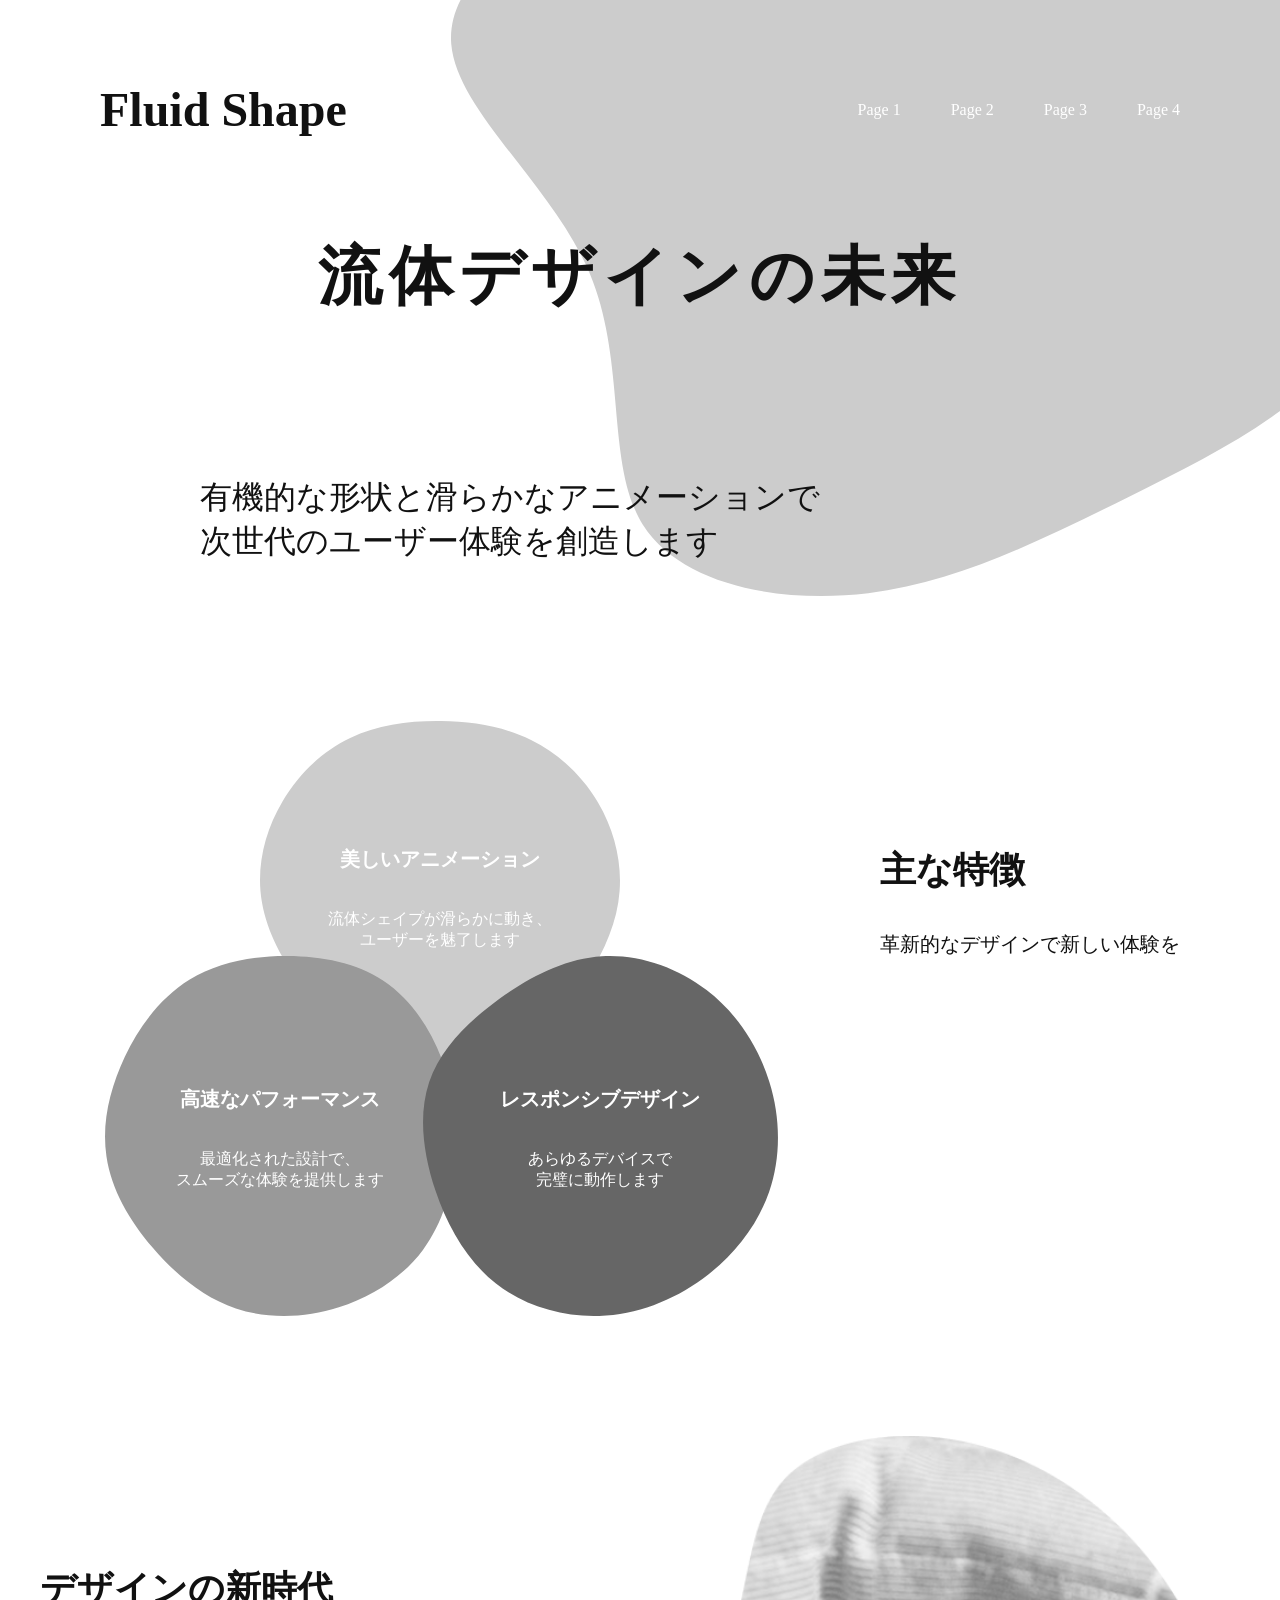
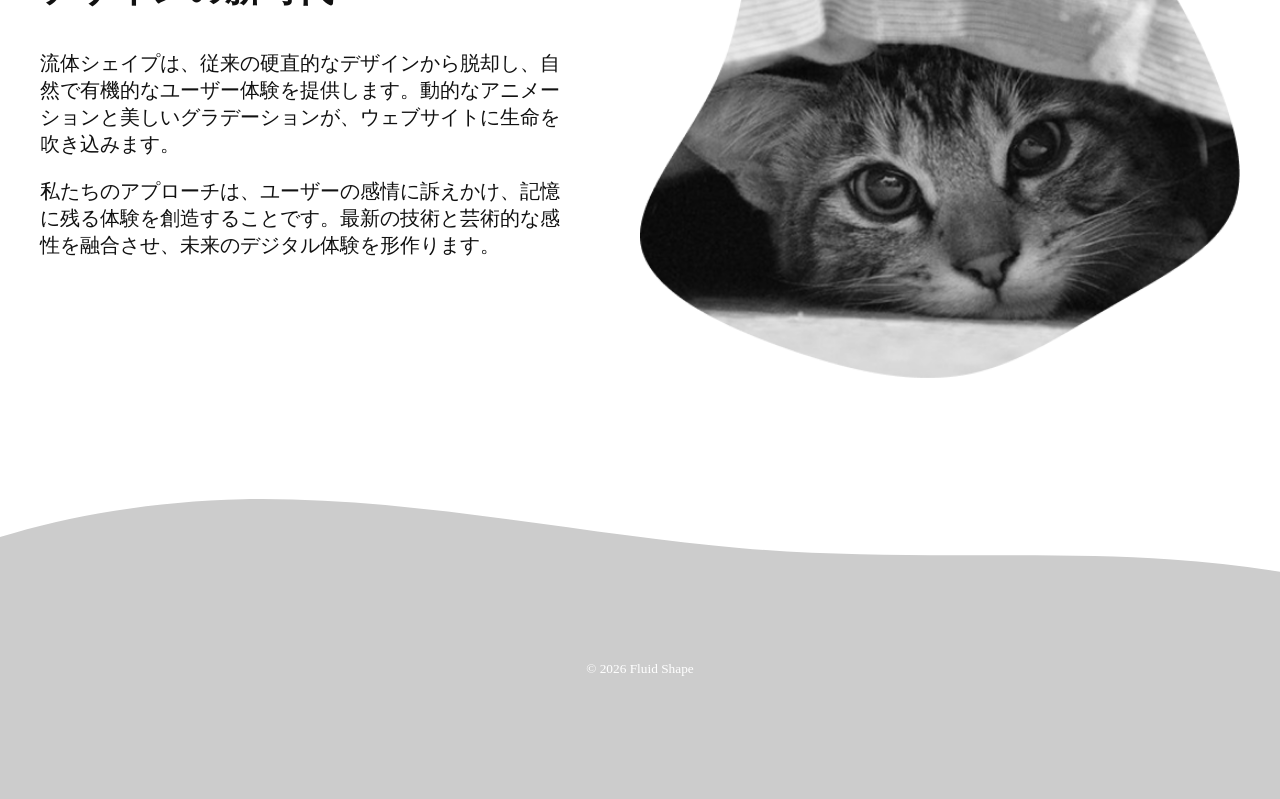
<file: fluid-shape/index.html>
<!doctype html>
<html lang="ja">
<head>
  <meta charset="UTF-8" />
  <title>Fluid Shape</title>
  <link rel="stylesheet" href="style.css">
</head>

<body>
  <header>
    <div class="links">
      <h1 class="logo"><a href="#">Fluid Shape</a></h1>
      <nav>
        <a href="#">Page 1</a>
        <a href="#">Page 2</a>
        <a href="#">Page 3</a>
        <a href="#">Page 4</a>
      </nav>
    </div>
    <p class="main-copy">流体デザインの未来</p>
    <p class="sub-copy">
      有機的な形状と滑らかなアニメーションで<br>
      次世代のユーザー体験を創造します
    </p>
  </header>

  <main>
    <section class="feature">
      <div class="text-area">
        <h2>主な特徴</h2>
        <p>革新的なデザインで新しい体験を</p>
      </div>

      <div class="features">
        <div class="center">
          <div>
            <h3>美しいアニメーション</h3>
            <p>流体シェイプが滑らかに動き、<br>ユーザーを魅了します</p>
          </div>
        </div>
        <div class="left">
          <div>
            <h3>高速なパフォーマンス</h3>
            <p>最適化された設計で、<br>スムーズな体験を提供します</p>
          </div>
        </div>
        <div class="right">
          <div>
            <h3>レスポンシブデザイン</h3>
            <p>あらゆるデバイスで<br>完璧に動作します</p>
          </div>
        </div>
      </div>

    </section>

    <section class="new-era">
      <div class="text-area">
        <h2>デザインの新時代</h2>
        <p>流体シェイプは、従来の硬直的なデザインから脱却し、自然で有機的なユーザー体験を提供します。動的なアニメーションと美しいグラデーションが、ウェブサイトに生命を吹き込みます。</p>
        <p>私たちのアプローチは、ユーザーの感情に訴えかけ、記憶に残る体験を創造することです。最新の技術と芸術的な感性を融合させ、未来のデジタル体験を形作ります。</p>
      </div>
      <img src="img/cat.png" alt="猫">
    </section>
  </main>

  <footer>
    <small class="copyright">&copy; 2026 Fluid Shape</small>
  </footer>
</body>
</html>
</file>
<file: fluid-shape/style.css>
@charset "utf-8";

/* ====================
  全体共通
==================== */
* {
  box-sizing: border-box; /* padding・borderを含めてサイズ計算 */
}

body {
  margin: 0; /* ブラウザ標準余白を除去 */
  color: #111; /* 基本文字色 */
  font-size: 16px; /* 基本フォントサイズ */
  min-width: 1200px /* 最小幅 */
}

a {
  color: inherit; /* 親要素の文字色を継承 */
  text-decoration: none; /* 下線を削除 */
}

/* ====================
  header
==================== */

/*** ヘッダー全体 ***/
header {
  height: 596px; /* ヘッダー高さ */
  display: flex; /* フレックスレイアウト */
  flex-direction: column; /* 縦方向に配置 */
  position: relative; /* 子要素の絶対配置基準 */
  background: url(img/header.svg) no-repeat top right/contain; /* 背景画像設定 */
}

/*** ロゴ／ナビ ***/
.links {
  width: 100%; /* 横幅いっぱい */
  display: flex; /* 横並び */
  justify-content: space-between; /* 両端揃え */
  align-items: center; /* 縦中央揃え */
  padding: 50px 100px 0; /* 上・左右の余白 */
}

/*** ロゴ ***/
.links .logo {
  font-size: 48px; /* ロゴ文字サイズ */
}

/*** ナビ ***/
.links nav {
  display: flex; /* ナビを横並び */
  gap: 50px; /* リンク間隔 */
}

.links nav a {
  color: #fff; /* ナビリンク文字色 */
}

/*** メインコピー ***/
.main-copy {
  width: 100%; /* 横幅いっぱい */
  font-size: 64px; /* メインコピー文字サイズ */
  font-weight: 700; /* 太字 */
  text-align: center; /* 中央揃え */
  margin: 1em 0 0; /* 上余白 */
  letter-spacing: .1em; /* 文字間隔 */
}

/*** サブコピー ***/
.sub-copy {
  font-size: 32px; /* サブコピー文字サイズ */
  position: absolute; /* 絶対配置 */
  left: 200px; /* 左からの位置 */
  bottom: 0; /* 下端に配置 */
}

/* ====================
  main共通
==================== */
main {
  width: 1200px; /* コンテンツ最大幅 */
  margin: auto; /* 中央寄せ */
}

section {
  margin: 120px auto; /* セクション上下余白 */
}

h2 {
  font-size: 36px; /* 見出し文字サイズ */
  margin-bottom: 1em; /* 下余白 */
}

/*** テキストエリア共通（.feature / .new-era） ***/
.text-area p {
  font-size: 20px; /* 本文文字サイズ */
}

/* ====================
  .featureセクション
==================== */

/*** セクション全体 ***/
.feature {
  display: flex; /* フレックスレイアウト */
  flex-direction: row-reverse; /* 要素の並びを反転 */
  justify-content: center; /* 中央寄せ */
  gap: 100px; /* 要素間隔 */
}

/*** テキストエリア（画面右） ***/
.feature .text-area {
  margin-top: 100px; /* 上余白 */
}

/*** 特徴3点（画面左） ***/
.features {
  width: 680px; /* エリア幅 */
  height: 600px; /* エリア高さ */
  position: relative; /* 子要素の配置基準 */
  text-align: center; /* テキスト中央揃え */
  color: #fff; /* 文字色 */
}

/*** 各特徴(div)共通 ***/
.features div {
  position: absolute; /* 重ねて配置 */
  display: flex; /* フレックス */
  flex-direction: column; /* 縦並び */
  justify-content: center; /* 縦中央 */
  align-items: center; /* 横中央 */
  width: 360px; /* 円の幅 */
  height: 360px; /* 円の高さ */
}

/*** 特徴・中央 ***/
.center {
  background: url(img/center.svg) center/contain no-repeat; /* 中央画像 */
  top: 0; /* 上に配置 */
  left: 50%; /* 横中央基準 */
  transform: translateX(-50%); /* 真ん中に補正 */
}

/*** 特徴・左 ***/
.left {
  background: url(img/left.svg) center/contain no-repeat; /* 左画像 */
  left: 0; /* 左寄せ */
  bottom: 0; /* 下寄せ */
}

/*** 特徴・右 ***/
.right {
  background: url(img/right.svg) center/contain no-repeat; /* 右画像 */
  right: 0; /* 右寄せ */
  bottom: 0; /* 下寄せ */
}

/*** 特徴の見出し ***/
.features h3 {
  font-size: 20px; /* 見出し文字サイズ */
  margin-bottom: 1em; /* 下余白 */
}

/* ====================
  .new-eraセクション
==================== */

/*** セクション全体 ***/
.new-era {
  display: flex; /* 横並び */
  align-items: center; /* 縦中央揃え */
  justify-content: space-between; /* 両端配置 */
}

/*** テキストエリア（画面左） ***/
.new-era .text-area {
  width: 44%; /* テキスト幅 */
}

/*** 画像エリア（画面右） ***/
.new-era img {
  width: 50%; /* 画像幅 */
  height: auto; /* 高さ自動調整 */
}

/* ====================
  footer
==================== */

footer {
  height: 300px; /* フッター高さ */
  background: url(img/footer.svg) top center /cover no-repeat; /* 背景画像 */
  display: flex; /* フレックス */
  justify-content: center; /* 横中央 */
  align-items: center; /* 縦中央 */
}

.copyright {
  color: #fff; /* 文字色 */
  margin-top: 40px; /* 上余白 */
}

/* ====================
  .featureセクション
==================== */

/*** セクション全体 ***/
.feature {
  display: flex; /* フレックスレイアウト */
  flex-direction: row-reverse; /* 要素の並びを反転 */
  justify-content: center; /* 中央寄せ */
  gap: 100px; /* 要素間隔 */
}

/*** テキストエリア（画面右） ***/
.feature .text-area {
  margin-top: 100px; /* 上余白 */
}

/*** 特徴3点（画面左） ***/
.features {
  width: 680px; /* エリア幅 */
  height: 600px; /* エリア高さ */
  position: relative; /* 子要素の配置基準 */
  text-align: center; /* テキスト中央揃え */
  color: #fff; /* 文字色 */
}

/*** 各特徴(div)共通 ***/
.features div {
  position: absolute; /* 重ねて配置 */
  display: flex; /* フレックス */
  flex-direction: column; /* 縦並び */
  justify-content: center; /* 縦中央 */
  align-items: center; /* 横中央 */
  width: 360px; /* 円の幅 */
  height: 360px; /* 円の高さ */
}

/*** 特徴・中央 ***/
.center {
  background: url(img/center.svg) center/contain no-repeat; /* 中央画像 */
  top: 0; /* 上に配置 */
  left: 50%; /* 横中央基準 */
  transform: translateX(-50%); /* 真ん中に補正 */
}

/*** 特徴・左 ***/
.left {
  background: url(img/left.svg) center/contain no-repeat; /* 左画像 */
  left: 0; /* 左寄せ */
  bottom: 0; /* 下寄せ */
}

/*** 特徴・右 ***/
.right {
  background: url(img/right.svg) center/contain no-repeat; /* 右画像 */
  right: 0; /* 右寄せ */
  bottom: 0; /* 下寄せ */
}

/*** 特徴の見出し ***/
.features h3 {
  font-size: 20px; /* 見出し文字サイズ */
  margin-bottom: 1em; /* 下余白 */
}
</file>
